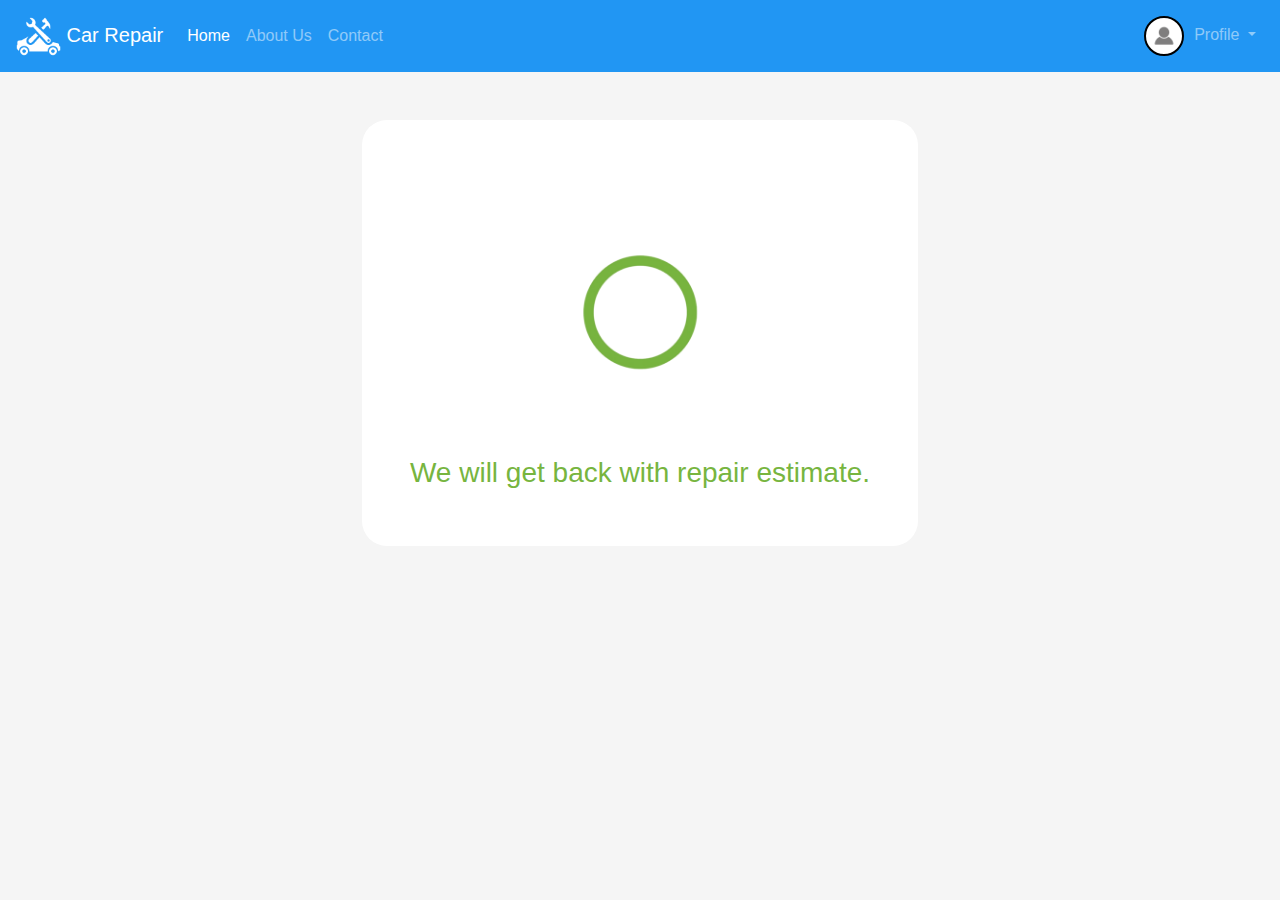
<file: confirm.html>
<!doctype>
<html>
    <head>
                <!-- Required meta tags -->
    <meta charset="utf-8">
    <meta name="viewport" content="width=device-width, initial-scale=1, shrink-to-fit=no">

        <title>
            Car Repair
        </title>
        <link href="styles.css" rel="stylesheet"/>
        <link rel="stylesheet" href="css/bootstrap.min.css" integrity="sha384-9gVQ4dYFwwWSjIDZnLEWnxCjeSWFphJiwGPXr1jddIhOegiu1FwO5qRGvFXOdJZ4" crossorigin="anonymous">
    </head>
    <body class="background-gray">
        <!-- Header -->
        <nav class="navbar navbar-expand-lg navbar-dark primary">

            <button class="navbar-toggler" type="button" data-toggle="collapse" data-target="#navbarSupportedContent" aria-controls="navbarSupportedContent" aria-expanded="false" aria-label="Toggle navigation">
                <span class="navbar-toggler-icon"></span>
              </button>
            <a class="navbar-brand"  href="index.html"><img src="images/logo.png" />  Car Repair </a>
          
            <div class="collapse navbar-collapse" id="navbarSupportedContent">
              <ul class="navbar-nav mr-auto">
                <li class="nav-item active">
                  <a class="nav-link" href="index.html">Home</a>
                </li>
                <li class="nav-item">
                    <a class="nav-link" href="#">About Us</a>
                </li>
                <li>
                    <a class="nav-link" href="#">Contact</a>
                </li>
              </ul>
            </div>
            <div>
        
                <ul class="navbar-nav mr-auto">
                    <li class="nav-item dropdown">
                        <a class="nav-link dropdown-toggle" href="#" id="navbarDropdown" role="button" data-toggle="dropdown" aria-haspopup="true" aria-expanded="false">
                         <img src="images/profile.png" class="profile-img"/>Profile
                        </a>
                        <div class="dropdown-menu" aria-labelledby="navbarDropdown" style="left:initial;right:0;">
                          <a class="dropdown-item" href="#">View Profile</a>
                          <a class="dropdown-item" href="#">Profile Settings</a>
                          <div class="dropdown-divider"></div>
                          <a class="dropdown-item" href="index.html">Logout</a>
                        </div>
                      </li>
                </ul>
            </div>
          </nav>

          <!-- to inform the estimate result-->
          <div class='row mt-5'>
              <div class="custom-card-confirm p-5 d-block m-auto">
    
                    <img src="images/ok.gif" style="max-width:30vw"/>
                    <h3 style="color:#77b53f">We will get back with repair estimate.</h3>
                  </div>
                    
                </div>
              </div>
          </div>
        <!-- end of estimate result-->



        <script src="https://code.jquery.com/jquery-3.3.1.slim.min.js" integrity="sha384-q8i/X+965DzO0rT7abK41JStQIAqVgRVzpbzo5smXKp4YfRvH+8abtTE1Pi6jizo" crossorigin="anonymous"></script>
        <script src="https://cdnjs.cloudflare.com/ajax/libs/popper.js/1.14.0/umd/popper.min.js" integrity="sha384-cs/chFZiN24E4KMATLdqdvsezGxaGsi4hLGOzlXwp5UZB1LY//20VyM2taTB4QvJ" crossorigin="anonymous"></script>
        <script src="https://stackpath.bootstrapcdn.com/bootstrap/4.1.0/js/bootstrap.min.js" integrity="sha384-uefMccjFJAIv6A+rW+L4AHf99KvxDjWSu1z9VI8SKNVmz4sk7buKt/6v9KI65qnm" crossorigin="anonymous"></script>
    </body>
</html>
</file>
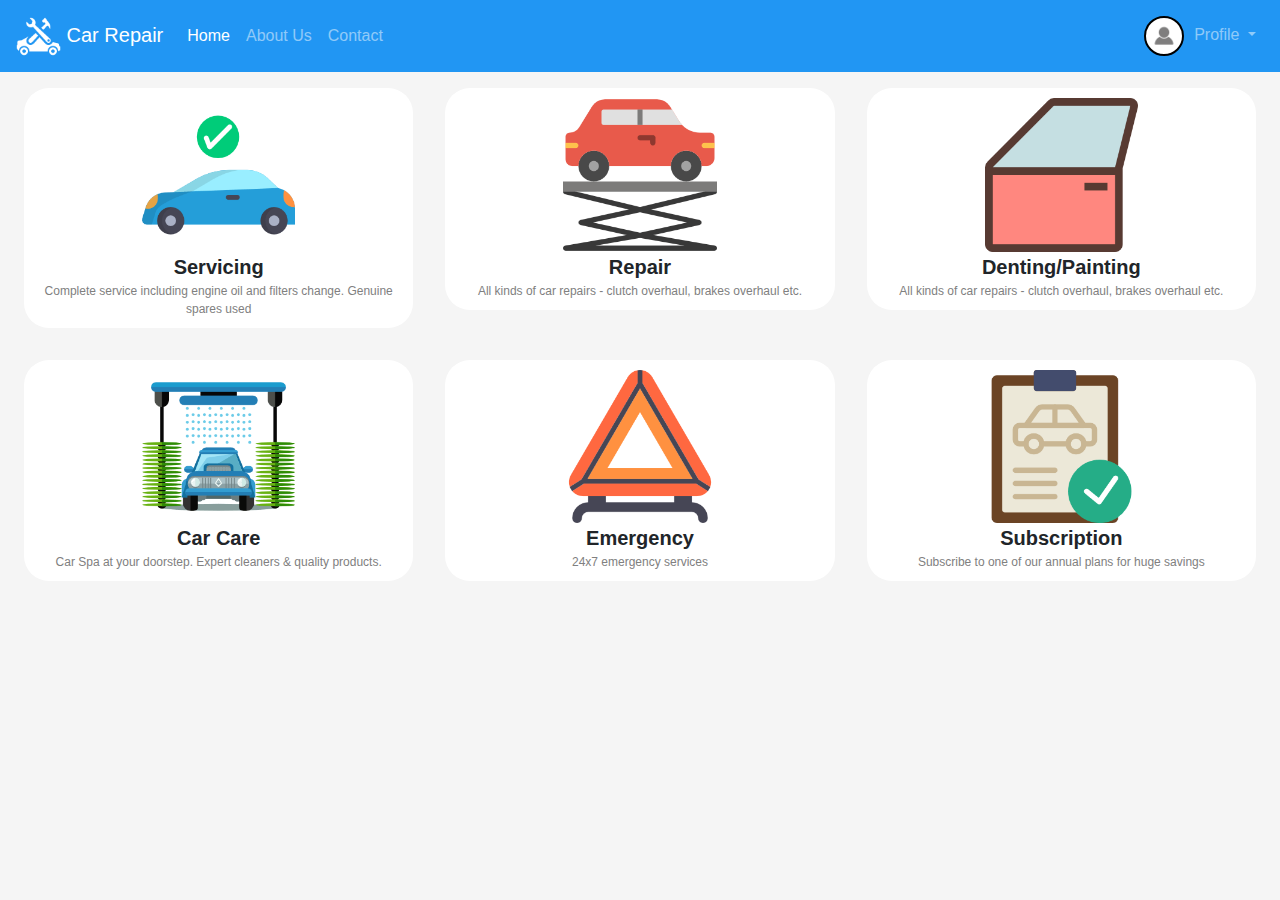
<file: home.html>
<!doctype>
<html>
    <head>
                <!-- Required meta tags -->
    <meta charset="utf-8">
    <meta name="viewport" content="width=device-width, initial-scale=1, shrink-to-fit=no">

        <title>
            Car Repair
        </title>
        <link href="styles.css" rel="stylesheet"/>
        <link rel="stylesheet" href="css/bootstrap.min.css" integrity="sha384-9gVQ4dYFwwWSjIDZnLEWnxCjeSWFphJiwGPXr1jddIhOegiu1FwO5qRGvFXOdJZ4" crossorigin="anonymous">
    </head>
    <body class="background-gray">
        <!-- Header -->
        <nav class="navbar navbar-expand-lg navbar-dark primary">

            <button class="navbar-toggler" type="button" data-toggle="collapse" data-target="#navbarSupportedContent" aria-controls="navbarSupportedContent" aria-expanded="false" aria-label="Toggle navigation">
                <span class="navbar-toggler-icon"></span>
              </button>
            <a class="navbar-brand"  href="index.html"><img src="images/logo.png" />  Car Repair </a>
          
            <div class="collapse navbar-collapse" id="navbarSupportedContent">
              <ul class="navbar-nav mr-auto">
                <li class="nav-item active">
                  <a class="nav-link" href="index.html">Home</a>
                </li>
                <li class="nav-item">
                    <a class="nav-link" href="#">About Us</a>
                </li>
                <li>
                    <a class="nav-link" href="#">Contact</a>
                </li>
              </ul>
            </div>
            <div>
        
                <ul class="navbar-nav mr-auto">
                    <li class="nav-item dropdown">
                        <a class="nav-link dropdown-toggle" href="#" id="navbarDropdown" role="button" data-toggle="dropdown" aria-haspopup="true" aria-expanded="false">
                         <img src="images/profile.png" class="profile-img"/>Profile
                        </a>
                        <div class="dropdown-menu" aria-labelledby="navbarDropdown" style="left:initial;right:0;">
                          <a class="dropdown-item" href="#">View Profile</a>
                          <a class="dropdown-item" href="#">Profile Settings</a>
                          <div class="dropdown-divider"></div>
                          <a class="dropdown-item" href="index.html">Logout</a>
                        </div>
                      </li>
                </ul>
            </div>
          </nav>
        <!-- END OF HEADER -->
        <!-- SERVICE CARDS -->
          <div class="cards">
            <div class="row mx-2">
              <div class="col-lg-4 col-sm-12 col-md-6 p-3">
                <div class="custom-card" data-toggle="modal" data-target="#otherModal">
                  <img src="images/servicing.png" />
                  <div class="title">Servicing</div>
                  <div class="description">Complete service including engine oil and filters change. Genuine spares used</div>
                </div>
              </div>
              <div class="col-lg-4 col-sm-12 col-md-6 p-3">
                  <div class="custom-card" data-toggle="modal" data-target="#repairModal">
                    <img src="images/repair.png" />
                    <div class="title">Repair</div>
                    <div class="description">All kinds of car repairs - clutch overhaul, brakes overhaul etc.</div>
                  </div>
                </div>
                <div class="col-lg-4 col-sm-12 col-md-6 p-3">
                    <div class="custom-card" data-toggle="modal" data-target="#otherModal">
                      <img src="images/denting.png" />
                      <div class="title">Denting/Painting</div>
                      <div class="description">All kinds of car repairs - clutch overhaul, brakes overhaul etc.</div>
                    </div>
                  </div>
                  <div class="col-lg-4 col-sm-12 col-md-6 p-3">
                      <div class="custom-card" data-toggle="modal" data-target="#otherModal">
                        <img src="images/care.png" />
                        <div class="title">Car Care</div>
                        <div class="description">Car Spa at your doorstep. Expert cleaners & quality products.</div>
                      </div>
                  </div>   
                  <div class="col-lg-4 col-sm-12 col-md-6 p-3">
                      <div class="custom-card" data-toggle="modal" data-target="#otherModal">
                        <img src="images/emergency.png" />
                        <div class="title">Emergency</div>
                        <div class="description">24x7 emergency services</div>
                      </div>
                  </div> 
                  <div class="col-lg-4 col-sm-12 col-md-6 p-3">
                      <div class="custom-card" data-toggle="modal" data-target="#otherModal">
                        <img src="images/subscription.png" />
                        <div class="title">Subscription</div>
                        <div class="description">Subscribe to one of our annual plans for huge savings</div>
                      </div>
                  </div>   
            </div>
          </div>
        <!-- END OF SERVICE CARDS -->

          <!-- Modal for repair -->
<div class="modal fade" id="repairModal" tabindex="-1" role="dialog" aria-labelledby="exampleModalLabel" aria-hidden="true">
    <div class="modal-dialog" role="document">
      <div class="modal-content">
        <div class="modal-header">
          <h5 class="modal-title" id="repairModalLabel">Repair Car</h5>
          <button type="button" class="close" data-dismiss="modal" aria-label="Close">
            <span aria-hidden="true">&times;</span>
          </button>
        </div>
        <div class="modal-body">
            <ul class="nav nav-pills mb-3" id="pills-tab" role="tablist">
                <li class="nav-item">
                  <a class="nav-link active" id="pills-home-tab" data-toggle="pill" href="#pills-home" role="tab" aria-controls="pills-home" aria-selected="true">Personal Details</a>
                </li>
                <li class="nav-item">
                  <a class="nav-link" id="pills-profile-tab" data-toggle="pill" href="#pills-profile" role="tab" aria-controls="pills-profile" aria-selected="false">Description</a>
                </li>
                <li class="nav-item">
                  <a class="nav-link" id="pills-contact-tab" data-toggle="pill" href="#pills-contact" role="tab" aria-controls="pills-contact" aria-selected="false">Photos</a>
                </li>
              </ul>
              <div class="tab-content" id="pills-tabContent">
                <div class="tab-pane fade show active" id="pills-home" role="tabpanel" aria-labelledby="pills-home-tab">

                  <form>
                        <div class="form-group">
                          <label for="inputName">Email address</label>
                          <input type="text" class="form-control" id="inputName" placeholder="Enter Name">                        
                        </div>
                        <div class="form-group">
                          <label for="inputPhone">Phone</label>
                          <input type="number" class="form-control" id="inputPhone" placeholder="Add Phone number">
                        </div>
                        <div class="form-group">
                            <label for="exampleInputEmail1">Email address</label>
                            <input type="email" class="form-control" id="exampleInputEmail1" aria-describedby="emailHelp" placeholder="Enter email">
                            <small id="emailHelp" class="form-text text-muted">We'll never share your email with anyone else.</small>
                          </div>
                          <div class="form-group">
                              <label for="exampleInputEmail1">Select Modal</label>
                              <select class="custom-select custom-select-md mb-3">
                                  <option selected>Choose car to repair</option>
                                  <option value="1">Hyundai Creta</option>
                                  <option value="2">Audi R8</option>
                                  <option value="3">Ford Endeavour</option>
                                </select>
                          </div>
                      </form>          
                     </div>
                <div class="tab-pane fade" id="pills-profile" role="tabpanel" aria-labelledby="pills-profile-tab">
                  <div class="form-group">
                      <label for="inputName">Descript the problem</label>
                      <textarea type="text" class="form-control" id="inputName" placeholder="Add description"></textarea>                    
                    </div>
                </div>
                <div class="tab-pane fade" id="pills-contact" role="tabpanel" aria-labelledby="pills-contact-tab">
                    <div class="input-group mb-3">
                        <div class="custom-file">
                          <input type="file" class="custom-file-input" id="inputGroupFile02">
                          <label class="custom-file-label" for="inputGroupFile02">Choose file</label>
                        </div>
                        <div class="input-group-append">
                          <span class="input-group-text" id="">Upload</span>
                        </div>
                      </div>
                </div>
              </div>
        </div>
        <div class="modal-footer">
          <button type="button" class="btn btn-secondary" data-dismiss="modal">Close</button>
          <button type="button" class="btn btn-SUCCESS" onclick="confirmPage()">Submit</button>
        </div>
      </div>
    </div>
  </div>
  <!-- end of repair modal -->

  <!-- other modal -->
  <div class="modal fade" id="otherModal" tabindex="-1" role="dialog" aria-labelledby="exampleModalLabel" aria-hidden="true">
      <div class="modal-dialog" role="document">
        <div class="modal-content">
          <div class="modal-header">
            <h5 class="modal-title" id="otherModalLabel">Not Available</h5>
            <button type="button" class="close" data-dismiss="modal" aria-label="Close">
              <span aria-hidden="true">&times;</span>
            </button>
          </div>
          <div class="modal-body">
            <div class="row">
              <img src="images/comming-soon.gif" class="d-block mx-auto" style="max-height:200px;"/>
            </div>
            <h3 style="text-align:center; color:#66bcf4">Comming Soon...</h3>
             <p style="text-align:center"> Currently we provide only Repair Services</p>
             <button class="btn btn-primary btn-lg d-block m-auto" data-toggle="modal" data-target="#repairModal" data-dismiss="modal" aria-label="Close" >Repair Car</button>
               
          </div>
        </div>
      </div>
    </div>
  <!-- end of other modal-->
        <script>
          let confirmPage = ()=>{
            window.location= 'confirm.html';
          }
        </script>
        <script src="https://code.jquery.com/jquery-3.3.1.slim.min.js" integrity="sha384-q8i/X+965DzO0rT7abK41JStQIAqVgRVzpbzo5smXKp4YfRvH+8abtTE1Pi6jizo" crossorigin="anonymous"></script>
        <script src="https://cdnjs.cloudflare.com/ajax/libs/popper.js/1.14.0/umd/popper.min.js" integrity="sha384-cs/chFZiN24E4KMATLdqdvsezGxaGsi4hLGOzlXwp5UZB1LY//20VyM2taTB4QvJ" crossorigin="anonymous"></script>
        <script src="https://stackpath.bootstrapcdn.com/bootstrap/4.1.0/js/bootstrap.min.js" integrity="sha384-uefMccjFJAIv6A+rW+L4AHf99KvxDjWSu1z9VI8SKNVmz4sk7buKt/6v9KI65qnm" crossorigin="anonymous"></script>
    </body>
</html>
</file>
<file: styles.css>
:root{
    --main-color:#2196f3;
}
*{
    margin:0px;
    padding:0px;
}

.background-car{
    background-image:url(images/car-back.jpg);
    background-position: center;
    background-size: cover;
}

.background-gray{
    background:#f5f5f5;
}

nav{
    color:white;
}
nav .navbar-brand img{
    height:45px;
}
.profile-img{
    height: 40px;
    width: 40px;
    border-radius: 50%;
    border: 2px solid black;
    background: white;
    padding: 5px;
    margin-right: 10px;
}
.color-white{
    color:white;
}

.middle{
    display:grid;
    place-items:center;
}

.login-box{
    animation: rightIn 0.5s ease-in;
}

.login-text{
    animation: leftIn 0.5s ease-in ;
}
.primary{
    background:var(--main-color);
}

.custom-card,.custom-card-confirm{
    background:white;
    border-radius:25px;
    padding:10px;
    text-align:center;
    cursor: pointer;
    transition:0.2s;
}
.custom-card:hover{
    box-shadow: 0 7px 10px rgba(0,0,0,0.1);
}
.custom-card:hover img{
    transform:rotatey(180deg);
}
.custom-card img{ 
    display:block;
    margin:auto;
    width:12vw;
}
.custom-card .title{
    font-size:20px;
    font-weight:bold;
}
.custom-card .description{
    font-size:12px;
    color:gray;
}

@keyframes rightIn{
    0%{
        transform:translatex(50vw);
    }
    100%{
        transform:translatex(0px);
    }
}

@keyframes leftIn{
    0%{
        transform:translatex(-50vw);
    }
    100%{
        transform:translatex(0px);
    }
}
</file>
